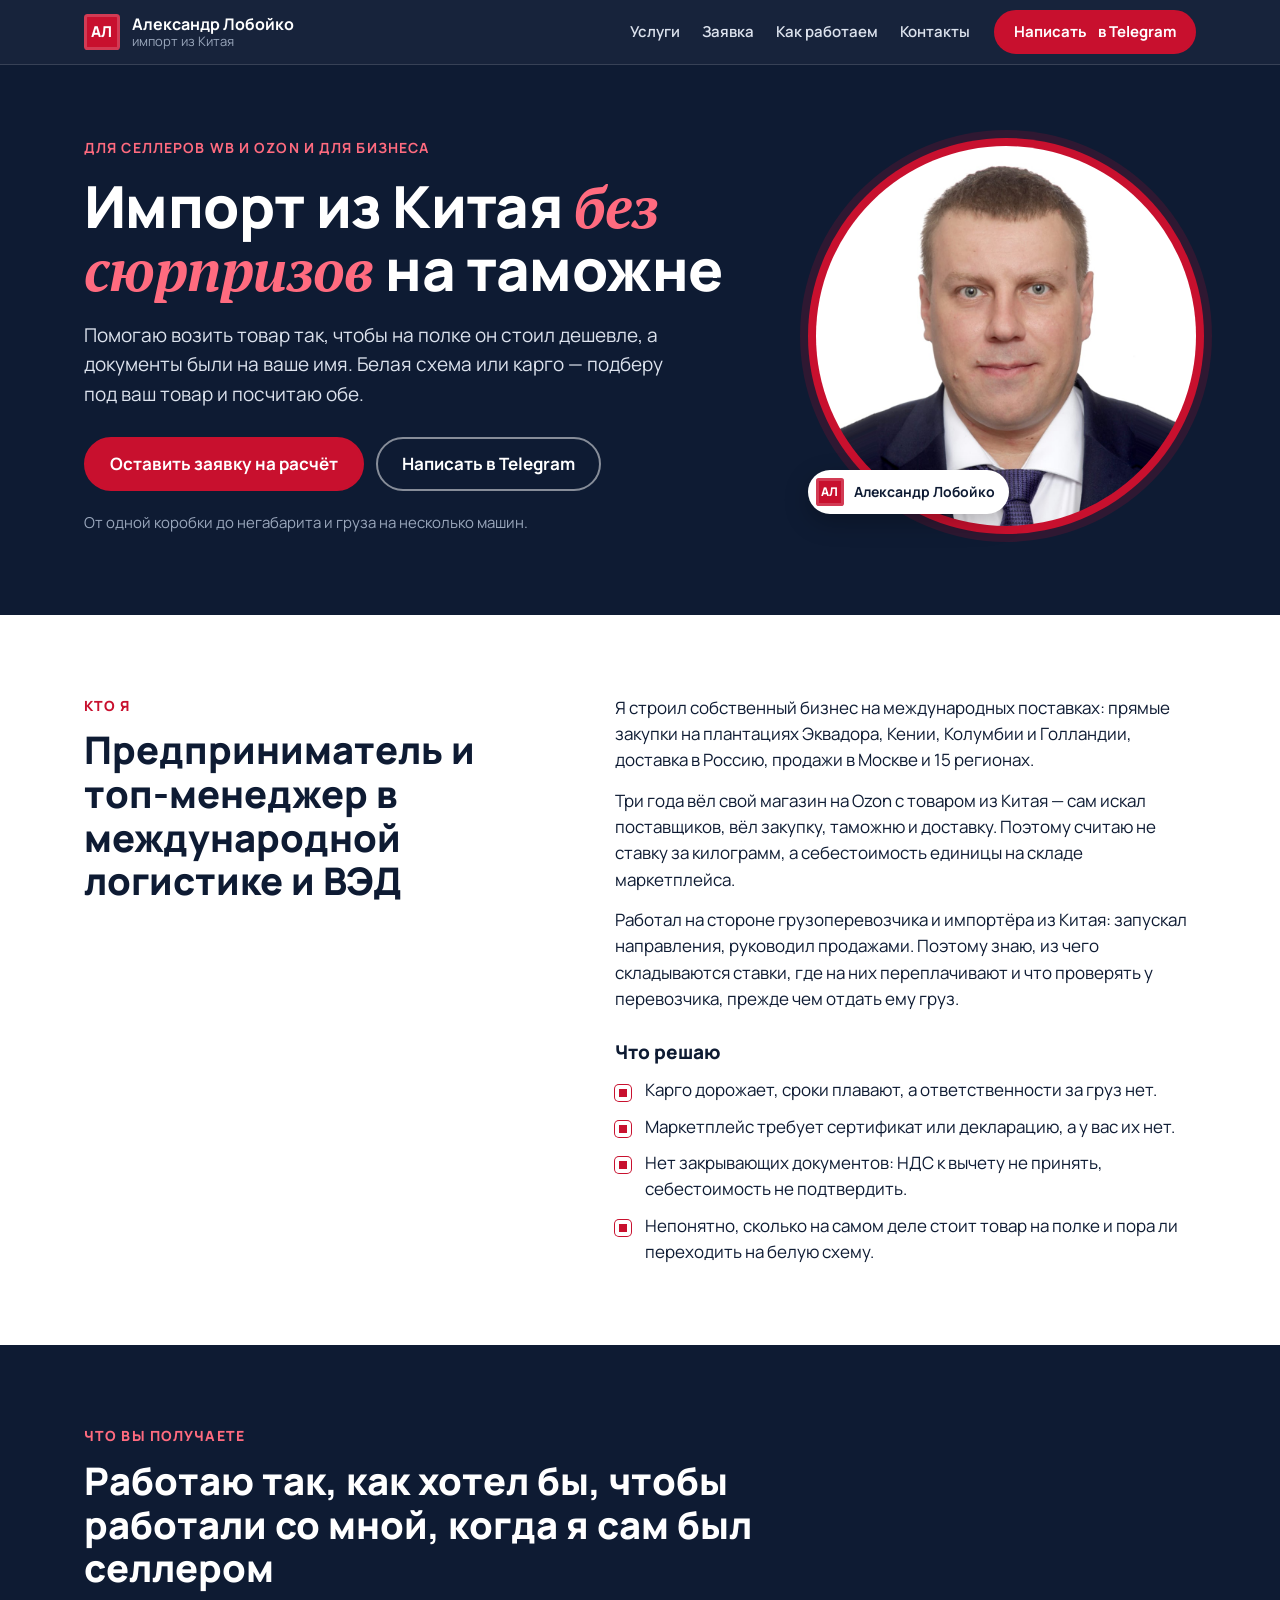
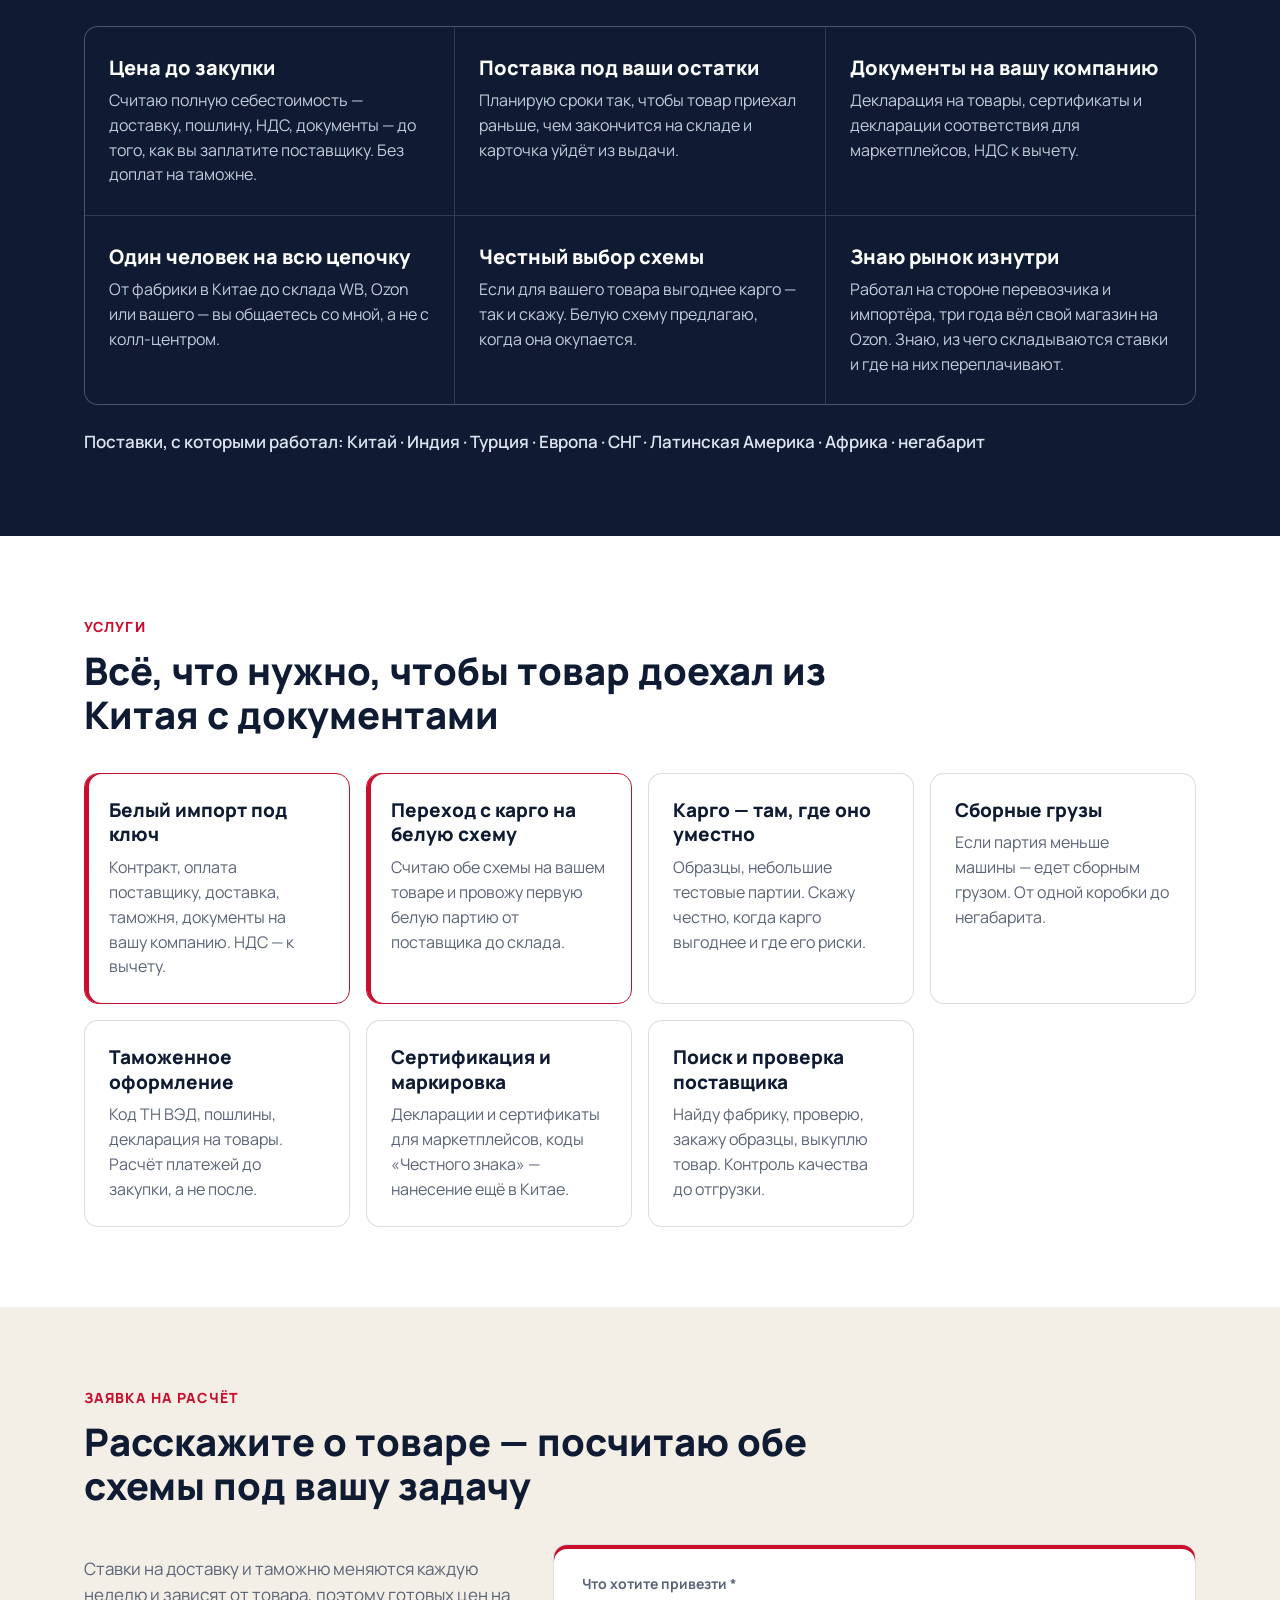
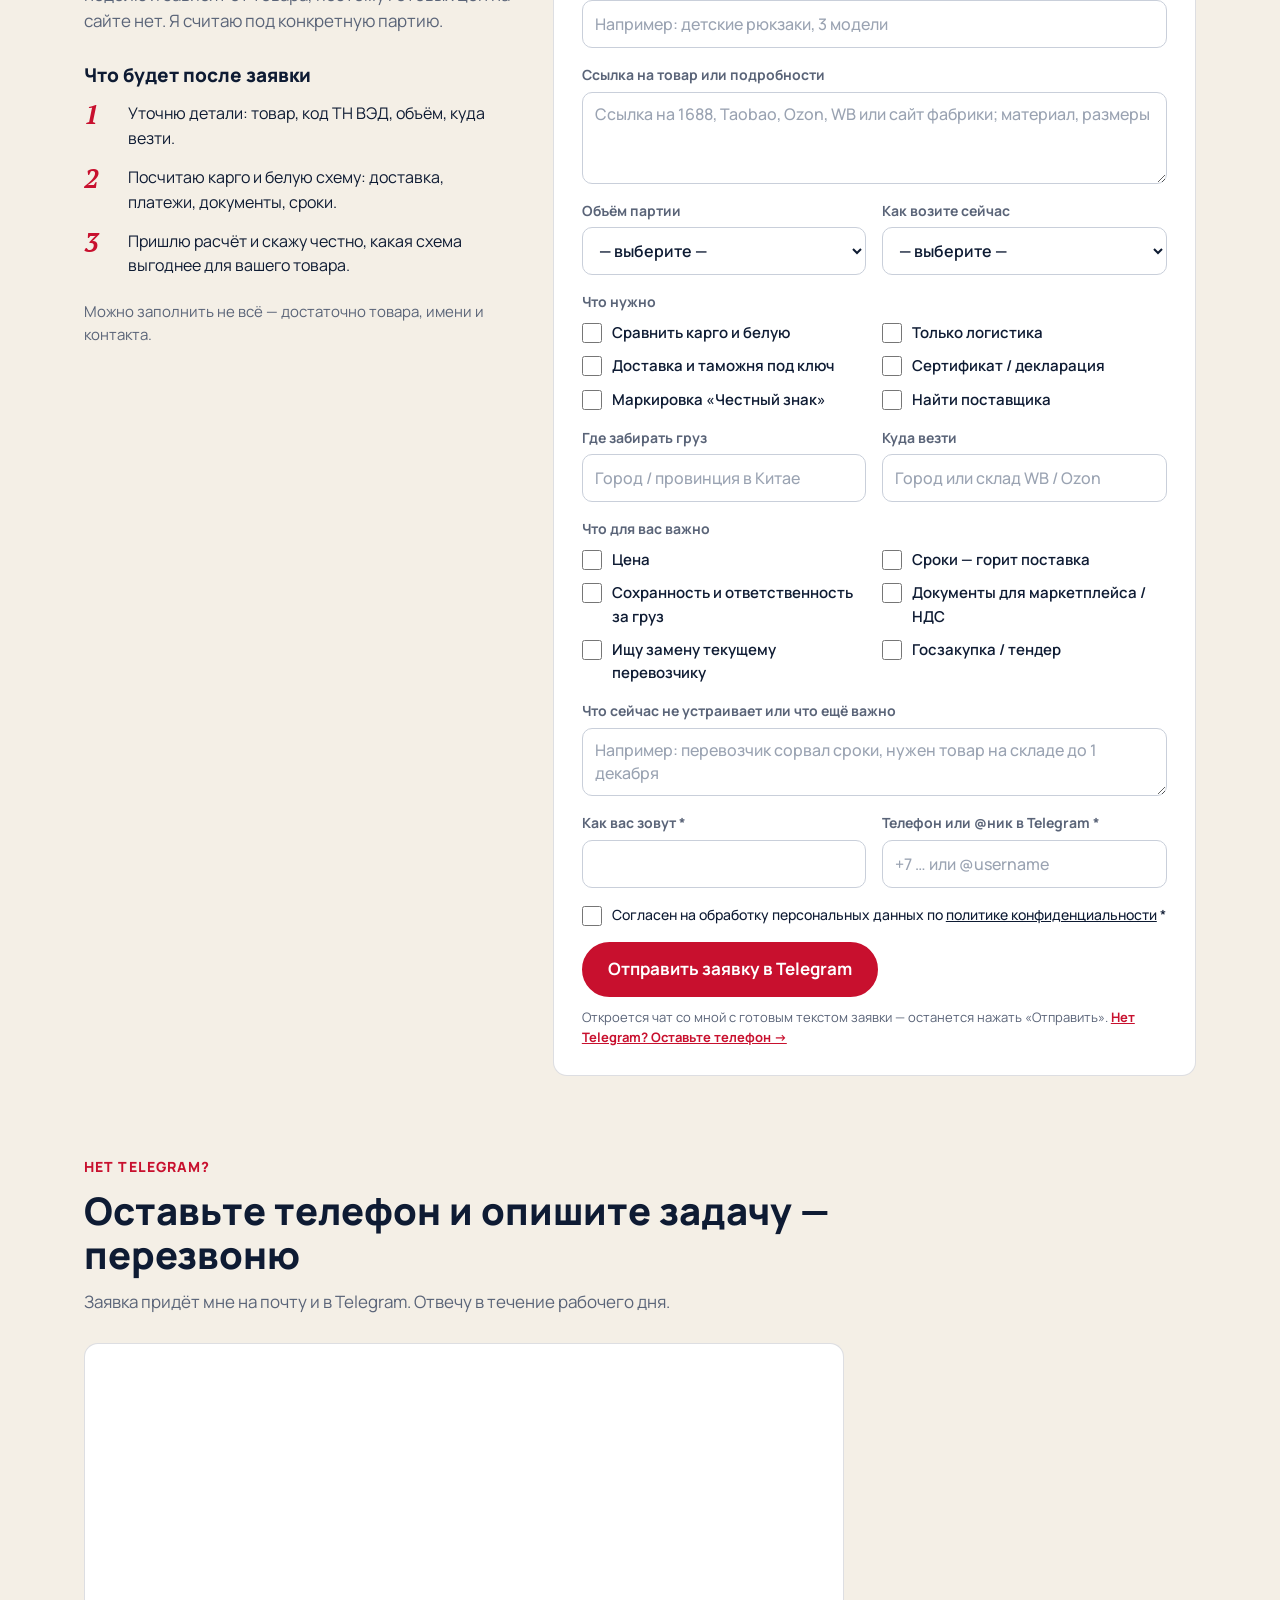
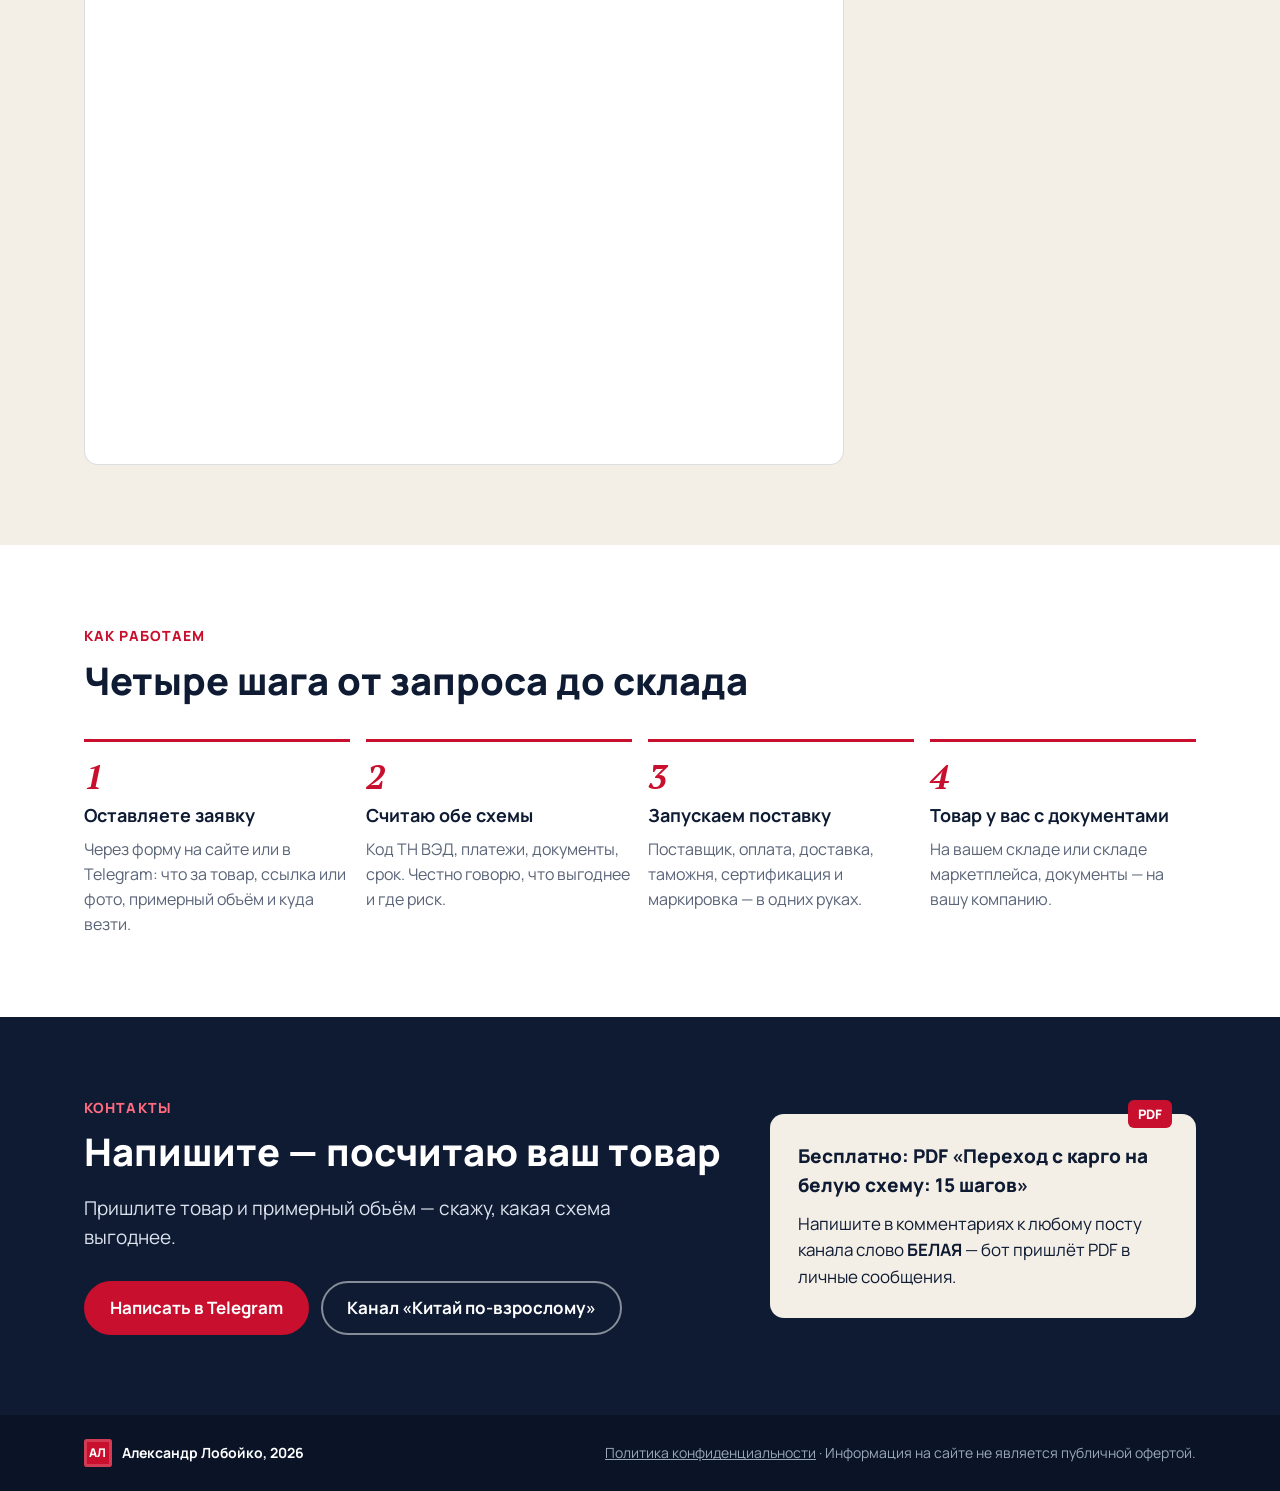
<file: index.html>
<!doctype html>
<html lang="ru">
<head>
<meta charset="utf-8">
<meta name="viewport" content="width=device-width, initial-scale=1">
<title>Импорт из Китая для селлеров и бизнеса — Александр Лобойко</title>
<meta name="description" content="Белый импорт из Китая, переход селлеров с карго на белую схему, таможня, сертификация и маркировка. Оставьте заявку — посчитаю карго и белую схему для вашего товара.">
<link rel="canonical" href="https://loboykoa.github.io/">
<meta property="og:type" content="website">
<meta property="og:locale" content="ru_RU">
<meta property="og:title" content="Импорт из Китая для селлеров и бизнеса — Александр Лобойко">
<meta property="og:description" content="Карго или белая схема? Оставьте заявку — посчитаю ваш товар и привезу его без сюрпризов на таможне.">
<meta property="og:url" content="https://loboykoa.github.io/">
<meta property="og:image" content="https://loboykoa.github.io/img/og.png">
<meta property="og:image:width" content="1200">
<meta property="og:image:height" content="630">
<meta name="twitter:card" content="summary_large_image">
<meta name="theme-color" content="#0E1B33">
<link rel="icon" type="image/png" sizes="48x48" href="img/icon-48.png">
<link rel="apple-touch-icon" href="img/icon-180.png">
<link rel="preconnect" href="https://fonts.googleapis.com">
<link rel="preconnect" href="https://fonts.gstatic.com" crossorigin>
<link rel="stylesheet" href="https://fonts.googleapis.com/css2?family=Manrope:wght@400;600;700;800&family=PT+Serif:ital,wght@1,700&display=swap">
<link rel="stylesheet" href="style.css">
<script type="application/ld+json">
{
  "@context": "https://schema.org",
  "@graph": [
    {
      "@type": "Person",
      "@id": "https://loboykoa.github.io/#person",
      "name": "Александр Лобойко",
      "jobTitle": "Импорт из Китая для селлеров и бизнеса",
      "description": "Предприниматель и топ-менеджер в международной логистике и ВЭД. Белый импорт из Китая, переход с карго на белую схему, таможня, сертификация и маркировка.",
      "image": "https://loboykoa.github.io/img/alexander.jpg",
      "url": "https://loboykoa.github.io/",
      "sameAs": ["https://t.me/kitai_po_vzroslomu", "https://t.me/loboyko_china"],
      "address": { "@type": "PostalAddress", "addressLocality": "Москва", "addressCountry": "RU" }
    },
    {
      "@type": "ProfessionalService",
      "name": "Импорт из Китая — Александр Лобойко",
      "url": "https://loboykoa.github.io/",
      "image": "https://loboykoa.github.io/img/og.png",
      "founder": { "@id": "https://loboykoa.github.io/#person" },
      "areaServed": "RU",
      "serviceType": ["Белый импорт из Китая", "Переход с карго на белую схему", "Карго из Китая", "Сборные грузы", "Таможенное оформление", "Сертификация и маркировка", "Поиск и проверка поставщиков в Китае"]
    }
  ]
}
</script>
<!-- Yandex.Metrika counter -->
<script type="text/javascript">
    (function(m,e,t,r,i,k,a){
        m[i]=m[i]||function(){(m[i].a=m[i].a||[]).push(arguments)};
        m[i].l=1*new Date();
        for (var j = 0; j < document.scripts.length; j++) {if (document.scripts[j].src === r) { return; }}
        k=e.createElement(t),a=e.getElementsByTagName(t)[0],k.async=1,k.src=r,a.parentNode.insertBefore(k,a)
    })(window, document,'script','https://mc.yandex.ru/metrika/tag.js?id=113824831', 'ym');

    ym(113824831, 'init', {ssr:true, webvisor:true, clickmap:true, ecommerce:"dataLayer", referrer: document.referrer, url: location.href, accurateTrackBounce:true, trackLinks:true});
    window.METRIKA_ID = 113824831;
</script>
<noscript><div><img src="https://mc.yandex.ru/watch/113824831" style="position:absolute; left:-9999px;" alt="" /></div></noscript>
<!-- /Yandex.Metrika counter -->
</head>
<body>

<header class="top">
  <div class="wrap top-in">
    <a class="brand" href="#top" aria-label="Александр Лобойко — на главную">
      <span class="seal" aria-hidden="true">АЛ</span>
      <span class="brand-t"><b>Александр Лобойко</b><small>импорт из Китая</small></span>
    </a>
    <nav class="nav" aria-label="Разделы">
      <a href="#services">Услуги</a>
      <a href="#request">Заявка</a>
      <a href="#how">Как работаем</a>
      <a href="#contacts">Контакты</a>
    </nav>
    <a class="btn btn-sm" href="https://t.me/loboyko_china" target="_blank" rel="noopener">Написать<span class="hide-sm">&nbsp;в Telegram</span></a>
  </div>
</header>

<main id="top">

<section class="hero">
  <div class="wrap hero-in">
    <div class="hero-text">
      <p class="eyebrow">Для селлеров WB и Ozon и для бизнеса</p>
      <h1>Импорт из Китая <em>без сюрпризов</em> на таможне</h1>
      <p class="lead">Помогаю возить товар так, чтобы на полке он стоил дешевле, а документы были на ваше имя. Белая схема или карго — подберу под ваш товар и посчитаю обе.</p>
      <div class="hero-cta">
        <a class="btn" href="#request">Оставить заявку на расчёт</a>
        <a class="btn btn-ghost" href="https://t.me/loboyko_china" target="_blank" rel="noopener">Написать в Telegram</a>
      </div>
      <p class="hero-note">От одной коробки до негабарита и груза на несколько машин.</p>
    </div>
    <figure class="hero-photo">
      <img src="img/alexander.jpg" width="1024" height="1024" alt="Александр Лобойко">
      <figcaption><span class="seal" aria-hidden="true">АЛ</span> Александр Лобойко</figcaption>
    </figure>
  </div>
</section>

<section class="section" id="about">
  <div class="wrap two">
    <div>
      <p class="kicker">Кто я</p>
      <h2>Предприниматель и топ-менеджер в международной логистике и ВЭД</h2>
    </div>
    <div class="prose">
      <p>Я строил собственный бизнес на международных поставках: прямые закупки на плантациях Эквадора, Кении, Колумбии и Голландии, доставка в Россию, продажи в Москве и 15 регионах.</p>
      <p>Три года вёл свой магазин на Ozon с товаром из Китая — сам искал поставщиков, вёл закупку, таможню и доставку. Поэтому считаю не ставку за килограмм, а себестоимость единицы на складе маркетплейса.</p>
      <p>Работал на стороне грузоперевозчика и импортёра из Китая: запускал направления, руководил продажами. Поэтому знаю, из чего складываются ставки, где на них переплачивают и что проверять у перевозчика, прежде чем отдать ему груз.</p>
      <h3>Что решаю</h3>
      <ul class="ticks">
        <li>Карго дорожает, сроки плавают, а ответственности за груз нет.</li>
        <li>Маркетплейс требует сертификат или декларацию, а у вас их нет.</li>
        <li>Нет закрывающих документов: НДС к вычету не принять, себестоимость не подтвердить.</li>
        <li>Непонятно, сколько на самом деле стоит товар на полке и пора ли переходить на белую схему.</li>
      </ul>
    </div>
  </div>
</section>

<section class="section section-dark" id="value">
  <div class="wrap">
    <p class="kicker">Что вы получаете</p>
    <h2>Работаю так, как хотел бы, чтобы работали со мной, когда я сам был селлером</h2>
    <div class="stats stats-val">
      <div class="stat"><b>Цена до закупки</b><span>Считаю полную себестоимость — доставку, пошлину, НДС, документы — до того, как вы заплатите поставщику. Без доплат на таможне.</span></div>
      <div class="stat"><b>Поставка под ваши остатки</b><span>Планирую сроки так, чтобы товар приехал раньше, чем закончится на складе и карточка уйдёт из выдачи.</span></div>
      <div class="stat"><b>Документы на вашу компанию</b><span>Декларация на товары, сертификаты и декларации соответствия для маркетплейсов, НДС к вычету.</span></div>
      <div class="stat"><b>Один человек на всю цепочку</b><span>От фабрики в Китае до склада WB, Ozon или вашего — вы общаетесь со мной, а не с колл-центром.</span></div>
      <div class="stat"><b>Честный выбор схемы</b><span>Если для вашего товара выгоднее карго — так и скажу. Белую схему предлагаю, когда она окупается.</span></div>
      <div class="stat"><b>Знаю рынок изнутри</b><span>Работал на стороне перевозчика и импортёра, три года вёл свой магазин на Ozon. Знаю, из чего складываются ставки и где на них переплачивают.</span></div>
    </div>
    <p class="routes">Поставки, с которыми работал: Китай · Индия · Турция · Европа · СНГ · Латинская Америка · Африка · негабарит</p>
  </div>
</section>

<section class="section" id="services">
  <div class="wrap">
    <p class="kicker">Услуги</p>
    <h2>Всё, что нужно, чтобы товар доехал из Китая с документами</h2>
    <div class="cards">
      <article class="card card-accent">
        <h3>Белый импорт под ключ</h3>
        <p>Контракт, оплата поставщику, доставка, таможня, документы на вашу компанию. НДС — к вычету.</p>
      </article>
      <article class="card card-accent">
        <h3>Переход с карго на белую схему</h3>
        <p>Считаю обе схемы на вашем товаре и провожу первую белую партию от поставщика до склада.</p>
      </article>
      <article class="card">
        <h3>Карго — там, где оно уместно</h3>
        <p>Образцы, небольшие тестовые партии. Скажу честно, когда карго выгоднее и где его риски.</p>
      </article>
      <article class="card">
        <h3>Сборные грузы</h3>
        <p>Если партия меньше машины — едет сборным грузом. От одной коробки до негабарита.</p>
      </article>
      <article class="card">
        <h3>Таможенное оформление</h3>
        <p>Код ТН ВЭД, пошлины, декларация на товары. Расчёт платежей до закупки, а не после.</p>
      </article>
      <article class="card">
        <h3>Сертификация и маркировка</h3>
        <p>Декларации и сертификаты для маркетплейсов, коды «Честного знака» — нанесение ещё в Китае.</p>
      </article>
      <article class="card">
        <h3>Поиск и проверка поставщика</h3>
        <p>Найду фабрику, проверю, закажу образцы, выкуплю товар. Контроль качества до отгрузки.</p>
      </article>
    </div>
  </div>
</section>

<section class="section section-paper" id="request">
  <div class="wrap">
    <p class="kicker">Заявка на расчёт</p>
    <h2>Расскажите о товаре — посчитаю обе схемы под вашу задачу</h2>

    <div class="req">
      <div class="req-side">
        <p class="sub">Ставки на доставку и таможню меняются каждую неделю и зависят от товара, поэтому готовых цен на сайте нет. Я считаю под конкретную партию.</p>
        <h3>Что будет после заявки</h3>
        <ol class="req-steps">
          <li>Уточню детали: товар, код ТН ВЭД, объём, куда везти.</li>
          <li>Посчитаю карго и белую схему: доставка, платежи, документы, сроки.</li>
          <li>Пришлю расчёт и скажу честно, какая схема выгоднее для вашего товара.</li>
        </ol>
        <p class="req-note">Можно заполнить не всё — достаточно товара, имени и контакта.</p>
      </div>

      <form class="req-form" id="reqForm" novalidate>
        <label class="field field-wide">
          <span>Что хотите привезти *</span>
          <input id="product" type="text" maxlength="200" placeholder="Например: детские рюкзаки, 3 модели" required>
        </label>
        <label class="field field-wide">
          <span>Ссылка на товар или подробности</span>
          <textarea id="details" rows="3" maxlength="600" placeholder="Ссылка на 1688, Taobao, Ozon, WB или сайт фабрики; материал, размеры"></textarea>
        </label>
        <label class="field">
          <span>Объём партии</span>
          <select id="volume">
            <option value="">— выберите —</option>
            <option>Образцы, до 30 кг</option>
            <option>30–300 кг</option>
            <option>300 кг – 2 т</option>
            <option>Больше 2 т</option>
            <option>Пока не знаю</option>
          </select>
        </label>
        <label class="field">
          <span>Как возите сейчас</span>
          <select id="scheme">
            <option value="">— выберите —</option>
            <option>Карго</option>
            <option>Белая схема</option>
            <option>Ещё не возил</option>
          </select>
        </label>
        <fieldset class="field field-wide opts">
          <legend>Что нужно</legend>
          <label class="check"><input type="checkbox" name="need" value="Сравнить карго и белую схему"><span>Сравнить карго и белую</span></label>
          <label class="check"><input type="checkbox" name="need" value="Только логистика"><span>Только логистика</span></label>
          <label class="check"><input type="checkbox" name="need" value="Доставка и таможня под ключ"><span>Доставка и таможня под ключ</span></label>
          <label class="check"><input type="checkbox" name="need" value="Сертификат или декларация"><span>Сертификат / декларация</span></label>
          <label class="check"><input type="checkbox" name="need" value="Маркировка «Честный знак»"><span>Маркировка «Честный знак»</span></label>
          <label class="check"><input type="checkbox" name="need" value="Найти и проверить поставщика"><span>Найти поставщика</span></label>
        </fieldset>
        <label class="field">
          <span>Где забирать груз</span>
          <input id="from" type="text" maxlength="100" placeholder="Город / провинция в Китае">
        </label>
        <label class="field">
          <span>Куда везти</span>
          <input id="city" type="text" maxlength="100" placeholder="Город или склад WB / Ozon">
        </label>
        <fieldset class="field field-wide opts">
          <legend>Что для вас важно</legend>
          <label class="check"><input type="checkbox" name="imp" value="Цена"><span>Цена</span></label>
          <label class="check"><input type="checkbox" name="imp" value="Сроки — горит поставка"><span>Сроки — горит поставка</span></label>
          <label class="check"><input type="checkbox" name="imp" value="Сохранность груза и ответственность"><span>Сохранность и ответственность за груз</span></label>
          <label class="check"><input type="checkbox" name="imp" value="Документы для маркетплейса / НДС"><span>Документы для маркетплейса / НДС</span></label>
          <label class="check"><input type="checkbox" name="imp" value="Ищу замену текущему перевозчику"><span>Ищу замену текущему перевозчику</span></label>
          <label class="check"><input type="checkbox" name="imp" value="Госзакупка / тендер"><span>Госзакупка / тендер</span></label>
        </fieldset>
        <label class="field field-wide">
          <span>Что сейчас не устраивает или что ещё важно</span>
          <textarea id="pain" rows="2" maxlength="500" placeholder="Например: перевозчик сорвал сроки, нужен товар на складе до 1 декабря"></textarea>
        </label>
        <label class="field">
          <span>Как вас зовут *</span>
          <input id="name" type="text" maxlength="60" autocomplete="name" required>
        </label>
        <label class="field">
          <span>Телефон или @ник в Telegram *</span>
          <input id="contact" type="text" maxlength="60" autocomplete="tel" placeholder="+7 … или @username" required>
        </label>
        <label class="check consent">
          <input id="consent" type="checkbox" required>
          <span>Согласен на обработку персональных данных по <a href="policy.html" target="_blank">политике конфиденциальности</a> *</span>
        </label>
        <p class="req-err" id="reqErr" role="alert" hidden></p>
        <button class="btn req-btn" type="submit">Отправить заявку в Telegram</button>
        <p class="req-hint">Откроется чат со мной с готовым текстом заявки — останется нажать «Отправить». <a href="#phone" class="nophone-link">Нет Telegram? Оставьте телефон →</a></p>
      </form>

      <div class="req-done" id="reqDone" hidden aria-live="polite">
        <p class="req-done-t">Почти готово</p>
        <p>В Telegram открылся чат с текстом вашей заявки — нажмите «Отправить». Отвечу в течение рабочего дня.</p>
        <p>Если чат не открылся, скопируйте текст и отправьте его <a href="https://t.me/loboyko_china" target="_blank" rel="noopener">@loboyko_china</a>:</p>
        <textarea id="reqText" rows="8" readonly></textarea>
        <div class="hero-cta">
          <button class="btn" type="button" id="copyBtn">Скопировать текст</button>
          <a class="btn btn-line" id="openTg" href="https://t.me/loboyko_china" target="_blank" rel="noopener">Открыть Telegram ещё раз</a>
        </div>
        <button class="linklike" type="button" id="editBtn">← Изменить заявку</button>
      </div>
    </div>
  </div>
</section>

<!-- Заявка без Telegram: Яндекс Форма «Заявка на расчёт — перезвоню» (аккаунт Яндекса Александра). Письмо на почту + копия ботом в Telegram -->
<section class="section section-paper section-tight" id="phone">
  <div class="wrap">
    <p class="kicker">Нет Telegram?</p>
    <h2>Оставьте телефон и опишите задачу — перезвоню</h2>
    <p class="sub">Заявка придёт мне на почту и в Telegram. Отвечу в течение рабочего дня.</p>
    <div class="yaform">
      <script src="https://forms.yandex.ru/_static/embed.js"></script><iframe src="https://forms.yandex.ru/u/6ae08751c45c072e670f462d?iframe=1" frameborder="0" name="ya-form-6ae08751c45c072e670f462d" title="Заявка с телефоном"></iframe>
    </div>
  </div>
</section>

<section class="section" id="how">
  <div class="wrap">
    <p class="kicker">Как работаем</p>
    <h2>Четыре шага от запроса до склада</h2>
    <ol class="steps">
      <li><b>Оставляете заявку</b><span>Через форму на сайте или в Telegram: что за товар, ссылка или фото, примерный объём и куда везти.</span></li>
      <li><b>Считаю обе схемы</b><span>Код ТН ВЭД, платежи, документы, срок. Честно говорю, что выгоднее и где риск.</span></li>
      <li><b>Запускаем поставку</b><span>Поставщик, оплата, доставка, таможня, сертификация и маркировка — в одних руках.</span></li>
      <li><b>Товар у вас с документами</b><span>На вашем складе или складе маркетплейса, документы — на вашу компанию.</span></li>
    </ol>
  </div>
</section>

<section class="section section-dark" id="contacts">
  <div class="wrap contacts">
    <div>
      <p class="kicker">Контакты</p>
      <h2>Напишите — посчитаю ваш товар</h2>
      <p class="lead">Пришлите товар и примерный объём — скажу, какая схема выгоднее.</p>
      <div class="hero-cta">
        <a class="btn" href="https://t.me/loboyko_china" target="_blank" rel="noopener">Написать в Telegram</a>
        <a class="btn btn-ghost" href="https://t.me/kitai_po_vzroslomu" target="_blank" rel="noopener">Канал «Китай по-взрослому»</a>
      </div>
    </div>
    <div class="gift">
      <p class="gift-t">Бесплатно: PDF «Переход с карго на белую схему: 15 шагов»</p>
      <p>Напишите в комментариях к любому посту канала слово <b>БЕЛАЯ</b> — бот пришлёт PDF в личные сообщения.</p>
    </div>
  </div>
</section>

</main>

<footer class="foot">
  <div class="wrap foot-in">
    <span><span class="seal" aria-hidden="true">АЛ</span> Александр Лобойко, 2026</span>
    <span><a href="policy.html">Политика конфиденциальности</a> · Информация на сайте не является публичной офертой.</span>
  </div>
</footer>

<script src="form.js"></script>
</body>
</html>
</file>
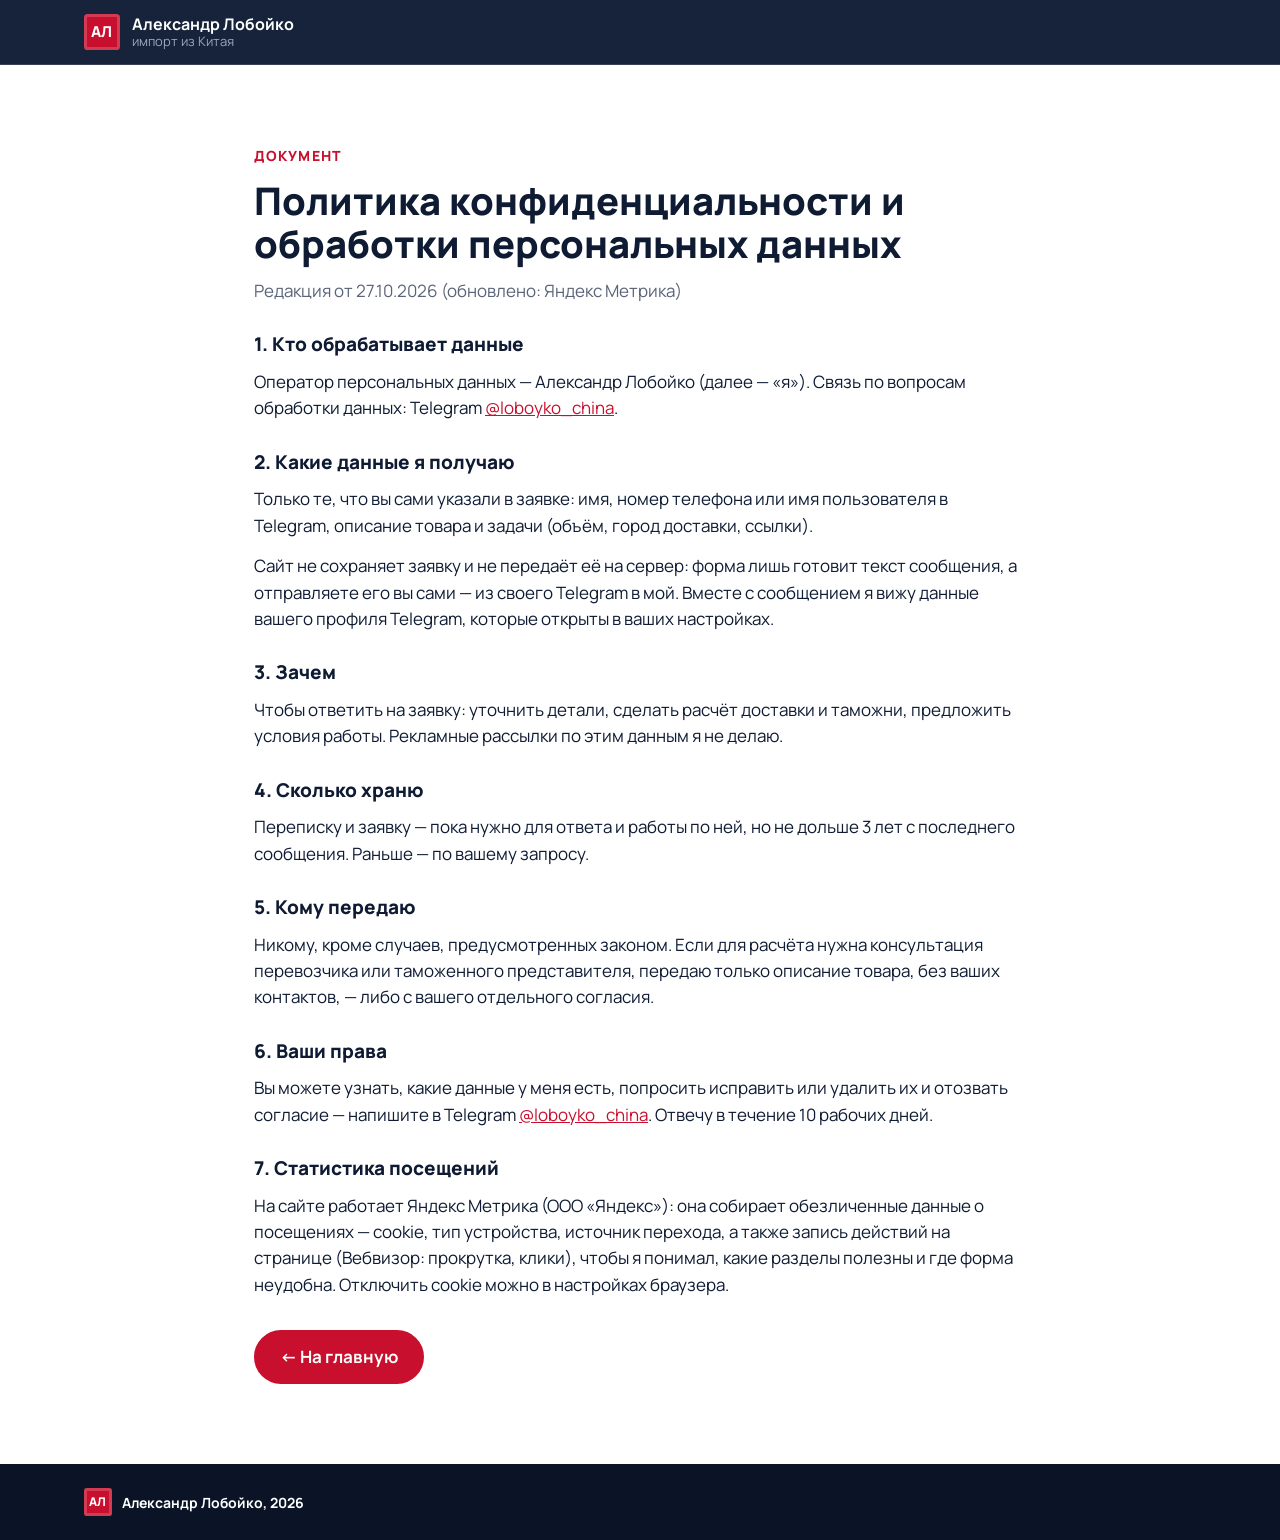
<file: policy.html>
<!doctype html>
<html lang="ru">
<head>
<meta charset="utf-8">
<meta name="viewport" content="width=device-width, initial-scale=1">
<title>Политика конфиденциальности — Александр Лобойко</title>
<meta name="robots" content="noindex">
<link rel="icon" type="image/png" sizes="48x48" href="img/icon-48.png">
<link rel="preconnect" href="https://fonts.googleapis.com">
<link rel="preconnect" href="https://fonts.gstatic.com" crossorigin>
<link rel="stylesheet" href="https://fonts.googleapis.com/css2?family=Manrope:wght@400;600;700;800&family=PT+Serif:ital,wght@1,700&display=swap">
<link rel="stylesheet" href="style.css">
<!-- Yandex.Metrika counter -->
<script type="text/javascript">
    (function(m,e,t,r,i,k,a){
        m[i]=m[i]||function(){(m[i].a=m[i].a||[]).push(arguments)};
        m[i].l=1*new Date();
        for (var j = 0; j < document.scripts.length; j++) {if (document.scripts[j].src === r) { return; }}
        k=e.createElement(t),a=e.getElementsByTagName(t)[0],k.async=1,k.src=r,a.parentNode.insertBefore(k,a)
    })(window, document,'script','https://mc.yandex.ru/metrika/tag.js?id=113824831', 'ym');

    ym(113824831, 'init', {ssr:true, webvisor:true, clickmap:true, ecommerce:"dataLayer", referrer: document.referrer, url: location.href, accurateTrackBounce:true, trackLinks:true});
    window.METRIKA_ID = 113824831;
</script>
<noscript><div><img src="https://mc.yandex.ru/watch/113824831" style="position:absolute; left:-9999px;" alt="" /></div></noscript>
<!-- /Yandex.Metrika counter -->
</head>
<body>

<header class="top">
  <div class="wrap top-in">
    <a class="brand" href="./" aria-label="Александр Лобойко — на главную">
      <span class="seal" aria-hidden="true">АЛ</span>
      <span class="brand-t"><b>Александр Лобойко</b><small>импорт из Китая</small></span>
    </a>
  </div>
</header>

<main class="section">
  <div class="wrap prose policy">
    <p class="kicker">Документ</p>
    <h2>Политика конфиденциальности и обработки персональных данных</h2>
    <p class="sub">Редакция от 27.10.2026 (обновлено: Яндекс Метрика)</p>

    <h3>1. Кто обрабатывает данные</h3>
    <p>Оператор персональных данных — Александр Лобойко (далее — «я»). Связь по вопросам обработки данных: Telegram <a href="https://t.me/loboyko_china">@loboyko_china</a>.</p>

    <h3>2. Какие данные я получаю</h3>
    <p>Только те, что вы сами указали в заявке: имя, номер телефона или имя пользователя в Telegram, описание товара и задачи (объём, город доставки, ссылки).</p>
    <p>Сайт не сохраняет заявку и не передаёт её на сервер: форма лишь готовит текст сообщения, а отправляете его вы сами — из своего Telegram в мой. Вместе с сообщением я вижу данные вашего профиля Telegram, которые открыты в ваших настройках.</p>

    <h3>3. Зачем</h3>
    <p>Чтобы ответить на заявку: уточнить детали, сделать расчёт доставки и таможни, предложить условия работы. Рекламные рассылки по этим данным я не делаю.</p>

    <h3>4. Сколько храню</h3>
    <p>Переписку и заявку — пока нужно для ответа и работы по ней, но не дольше 3 лет с последнего сообщения. Раньше — по вашему запросу.</p>

    <h3>5. Кому передаю</h3>
    <p>Никому, кроме случаев, предусмотренных законом. Если для расчёта нужна консультация перевозчика или таможенного представителя, передаю только описание товара, без ваших контактов, — либо с вашего отдельного согласия.</p>

    <h3>6. Ваши права</h3>
    <p>Вы можете узнать, какие данные у меня есть, попросить исправить или удалить их и отозвать согласие — напишите в Telegram <a href="https://t.me/loboyko_china">@loboyko_china</a>. Отвечу в течение 10 рабочих дней.</p>

    <h3>7. Статистика посещений</h3>
    <p>На сайте работает Яндекс Метрика (ООО «Яндекс»): она собирает обезличенные данные о посещениях — cookie, тип устройства, источник перехода, а также запись действий на странице (Вебвизор: прокрутка, клики), чтобы я понимал, какие разделы полезны и где форма неудобна. Отключить cookie можно в настройках браузера.</p>

    <p style="margin-top:32px"><a class="btn" href="./">← На главную</a></p>
  </div>
</main>

<footer class="foot">
  <div class="wrap foot-in">
    <span><span class="seal" aria-hidden="true">АЛ</span> Александр Лобойко, 2026</span>
  </div>
</footer>
</body>
</html>
</file>
<file: style.css>
/* Фирменный стиль «Китай по-взрослому» — те же цвета и шрифты, что в 01_оформление */
:root {
  --navy: #0E1B33;
  --navy-2: #172B4D;
  --red: #C8102E;
  --red-soft: #FF6B7F;
  --paper: #F4EFE6;
  --paper-2: #EAE3D6;
  --ink: #0E1B33;
  --muted: #9AA7BC;
  --muted-ink: #5A6478;
  --line: rgba(255,255,255,.14);
  --line-ink: rgba(14,27,51,.14);
  --green: #1F7A4D;
  --font: 'Manrope', 'Segoe UI', Arial, sans-serif;
  --accent-font: 'PT Serif', Georgia, serif;
  --r: 14px;
}

* { box-sizing: border-box; margin: 0; padding: 0; }
html { scroll-behavior: smooth; scroll-padding-top: 76px; }
body { font-family: var(--font); background: #fff; color: var(--ink); line-height: 1.55; -webkit-font-smoothing: antialiased; font-size: 17px; }
img { max-width: 100%; display: block; }
[hidden] { display: none !important; }
a { color: inherit; }
.wrap { max-width: 1160px; margin: 0 auto; padding: 0 24px; }

/* Печать «АЛ» */
.seal {
  display: inline-flex; align-items: center; justify-content: center;
  width: 36px; height: 36px; flex: none;
  background: var(--red); color: #fff; font-weight: 800; font-size: 15px; letter-spacing: .02em;
  border-radius: 10%; box-shadow: inset 0 0 0 3px rgba(255,255,255,.18);
}

/* Кнопки */
.btn {
  display: inline-flex; align-items: center; justify-content: center; gap: 8px;
  min-height: 48px; padding: 12px 24px; border-radius: 999px;
  background: var(--red); color: #fff; font-weight: 700; text-decoration: none; text-align: center;
  border: 2px solid var(--red); transition: background .15s, border-color .15s;
}
.btn:hover { background: #A50D26; border-color: #A50D26; }
.btn:focus-visible, a:focus-visible, select:focus-visible, input:focus-visible { outline: 3px solid var(--red-soft); outline-offset: 2px; }
.btn-ghost { background: transparent; border-color: rgba(255,255,255,.5); }
.btn-ghost:hover { background: rgba(255,255,255,.08); border-color: #fff; }
.btn-sm { min-height: 40px; padding: 8px 18px; font-size: 15px; }

/* Шапка */
.top { position: sticky; top: 0; z-index: 10; background: rgba(14,27,51,.96); color: #fff; backdrop-filter: blur(6px); border-bottom: 1px solid var(--line); }
.top-in { display: flex; align-items: center; gap: 24px; height: 64px; }
.brand { display: flex; align-items: center; gap: 12px; text-decoration: none; }
.brand-t { display: flex; flex-direction: column; line-height: 1.15; }
.brand-t b { font-size: 16px; }
.brand-t small { font-size: 13px; color: var(--muted); }
.nav { display: flex; gap: 22px; margin-left: auto; font-size: 15px; font-weight: 600; }
.nav a { text-decoration: none; color: #DDE3EE; }
.nav a:hover { color: #fff; }

/* Первый экран */
.hero { background: var(--navy); color: #fff; overflow: hidden; }
.hero-in { display: grid; grid-template-columns: 1.25fr .75fr; gap: 48px; align-items: center; padding: 72px 24px 80px; }
.eyebrow { color: var(--red-soft); font-weight: 700; font-size: 14px; letter-spacing: .08em; text-transform: uppercase; margin-bottom: 16px; }
h1 { font-size: clamp(34px, 5.2vw, 58px); line-height: 1.07; font-weight: 800; letter-spacing: -.01em; }
h1 em, h2 em { font-family: var(--accent-font); font-style: italic; color: var(--red-soft); font-weight: 700; }
.lead { font-size: 19px; color: #DDE3EE; margin-top: 20px; max-width: 600px; }
.hero-cta { display: flex; flex-wrap: wrap; gap: 12px; margin-top: 28px; }
.hero-note { margin-top: 20px; color: var(--muted); font-size: 15px; }
.hero-photo { position: relative; max-width: 380px; width: 100%; margin-left: auto; }
.hero-photo img { width: 100%; height: auto; aspect-ratio: 1; object-fit: cover; border-radius: 50%; background: #fff; box-shadow: 0 0 0 8px var(--red), 0 0 0 16px rgba(200,16,46,.18); }
.hero-photo figcaption { position: absolute; left: -8px; bottom: 12px; display: flex; align-items: center; gap: 10px; background: #fff; color: var(--ink); font-weight: 700; font-size: 14px; padding: 8px 14px 8px 8px; border-radius: 999px; box-shadow: 0 8px 24px rgba(0,0,0,.25); }
.hero-photo figcaption .seal { width: 28px; height: 28px; font-size: 12px; }

/* Секции */
.section { padding: 80px 0; }
.section-dark { background: var(--navy); color: #fff; }
.section-paper { background: var(--paper); }
.kicker { color: var(--red); font-weight: 800; font-size: 14px; letter-spacing: .08em; text-transform: uppercase; margin-bottom: 12px; }
.section-dark .kicker { color: var(--red-soft); }
h2 { font-size: clamp(26px, 3.4vw, 38px); line-height: 1.15; font-weight: 800; max-width: 820px; }
h3 { font-size: 19px; line-height: 1.3; font-weight: 800; }
.sub { color: var(--muted-ink); margin-top: 12px; max-width: 760px; }

.two { display: grid; grid-template-columns: .9fr 1.1fr; gap: 56px; }
.prose p + p { margin-top: 14px; }
.prose h3 { margin: 28px 0 12px; }
.ticks { list-style: none; display: grid; gap: 10px; }
.ticks li { position: relative; padding-left: 30px; }
.ticks li::before { content: ''; position: absolute; left: 0; top: .45em; width: 16px; height: 16px; border-radius: 4px; background: var(--red); box-shadow: inset 0 0 0 4px #fff, 0 0 0 1px var(--red); }

/* Цифры */
.stats { display: grid; grid-template-columns: repeat(3, 1fr); gap: 1px; background: var(--line); border: 1px solid var(--line); border-radius: var(--r); overflow: hidden; margin-top: 8px; }
.stat { background: var(--navy); padding: 28px 24px; display: flex; flex-direction: column; gap: 8px; }
.stat b { font-size: clamp(30px, 4vw, 44px); line-height: 1; font-weight: 800; }
.stat span { color: var(--muted); font-size: 15px; }
.routes { margin-top: 24px; color: #DDE3EE; font-weight: 600; }
#value h2 { margin-bottom: 36px; }
.stats-val .stat b { font-size: 20px; line-height: 1.25; }
.stats-val .stat span { color: #C3CCDA; font-size: 16px; }

/* Услуги */
.cards { display: grid; grid-template-columns: repeat(auto-fill, minmax(260px, 1fr)); gap: 16px; margin-top: 36px; }
.card { border: 1px solid var(--line-ink); border-radius: var(--r); padding: 24px; background: #fff; }
.card p { color: var(--muted-ink); margin-top: 8px; font-size: 16px; }
.card-accent { border-color: var(--red); box-shadow: inset 4px 0 0 var(--red); }

/* Заявка */
.req { display: grid; grid-template-columns: minmax(0, .8fr) minmax(0, 1.2fr); gap: 40px; margin-top: 36px; align-items: start; }
.req-side h3 { margin: 28px 0 14px; }
.req-steps { list-style: none; counter-reset: r; display: grid; gap: 14px; }
.req-steps li { counter-increment: r; display: grid; grid-template-columns: 34px 1fr; gap: 10px; font-size: 16px; }
.req-steps li::before { content: counter(r); font-family: var(--accent-font); font-style: italic; font-weight: 700; font-size: 26px; color: var(--red); line-height: 1; }
.req-note { margin-top: 22px; font-size: 15px; color: var(--muted-ink); }
.req-form, .req-done { grid-column: 2; background: #fff; border-radius: var(--r); padding: 28px; display: grid; grid-template-columns: repeat(2, minmax(0, 1fr)); gap: 16px; border: 1px solid var(--line-ink); box-shadow: inset 0 4px 0 var(--red); }
.req-done { grid-template-columns: 1fr; font-size: 16px; }
.field { display: flex; flex-direction: column; gap: 6px; font-size: 14px; font-weight: 700; color: var(--muted-ink); min-width: 0; }
.field-wide { grid-column: 1 / -1; }
.field input:not([type="checkbox"]), .field select, .field textarea, .req-done textarea {
  width: 100%; min-height: 48px; padding: 10px 12px; border: 1px solid #C9CFDA; border-radius: 10px;
  font: 600 16px var(--font); color: var(--ink); background: #fff;
}
.field textarea, .req-done textarea { resize: vertical; line-height: 1.45; }
.field input::placeholder, .field textarea::placeholder { color: #9AA3B2; font-weight: 500; }
.opts { border: 0; display: grid; grid-template-columns: 1fr 1fr; gap: 10px 16px; }
.opts legend { padding: 0; margin-bottom: 8px; }
.check { display: flex; gap: 10px; align-items: flex-start; font-size: 15px; font-weight: 600; color: var(--ink); cursor: pointer; }
.check input { width: 20px; height: 20px; margin-top: 2px; accent-color: var(--red); flex: none; }
.consent { grid-column: 1 / -1; font-size: 14px; font-weight: 500; }
.consent a, .req-done a, .foot a { color: inherit; text-decoration: underline; }
.req-err { grid-column: 1 / -1; color: var(--red); font-weight: 700; font-size: 15px; }
.req-btn { grid-column: 1 / -1; justify-self: start; font: inherit; font-weight: 700; cursor: pointer; }
.req-hint { grid-column: 1 / -1; font-size: 13px; color: var(--muted-ink); margin-top: -6px; }
.req-done-t { font-weight: 800; font-size: 22px; }
.req-done .hero-cta { margin-top: 0; }
.req-done .btn { font: inherit; font-weight: 700; cursor: pointer; }
.btn-line { background: transparent; color: var(--ink); border-color: var(--ink); }
.btn-line:hover { background: var(--paper); color: var(--ink); border-color: var(--ink); }
.linklike { justify-self: start; background: none; border: 0; padding: 0; font: inherit; font-size: 15px; color: var(--muted-ink); text-decoration: underline; cursor: pointer; }

/* Шаги */
.steps { list-style: none; counter-reset: s; display: grid; grid-template-columns: repeat(4, 1fr); gap: 16px; margin-top: 36px; }
.steps li { counter-increment: s; border-top: 3px solid var(--red); padding-top: 18px; display: flex; flex-direction: column; gap: 8px; }
.steps li::before { content: counter(s); font-family: var(--accent-font); font-style: italic; font-weight: 700; font-size: 34px; color: var(--red); line-height: 1; }
.steps b { font-size: 18px; }
.steps span { color: var(--muted-ink); font-size: 16px; }

/* Контакты */
.contacts { display: grid; grid-template-columns: 1.2fr .8fr; gap: 48px; align-items: center; }
.gift { background: var(--paper); color: var(--ink); border-radius: var(--r); padding: 28px; position: relative; }
.gift::before { content: 'PDF'; position: absolute; top: -14px; right: 24px; background: var(--red); color: #fff; font-weight: 800; font-size: 13px; padding: 4px 10px; border-radius: 6px; }
.gift-t { font-weight: 800; font-size: 19px; margin-bottom: 10px; }

.foot { background: #0A1426; color: var(--muted); font-size: 14px; padding: 24px 0; }
.foot-in { display: flex; justify-content: space-between; gap: 16px; flex-wrap: wrap; align-items: center; }
.foot-in > span:first-child { display: flex; align-items: center; gap: 10px; color: #fff; font-weight: 700; }
.foot .seal { width: 28px; height: 28px; font-size: 12px; }

/* Планшет */
@media (max-width: 980px) {
  .nav { display: none; }
  .top .btn-sm { margin-left: auto; }
  .req { grid-template-columns: 1fr; gap: 28px; }
  .req-form, .req-done { grid-column: auto; }
  .steps { grid-template-columns: 1fr 1fr; }
}
/* Телефон */
@media (max-width: 720px) {
  body { font-size: 16px; }
  .wrap { padding: 0 16px; }
  .section { padding: 56px 0; }
  .top-in { height: 58px; gap: 12px; }
  .brand-t small, .hide-sm { display: none; }
  .brand-t b { white-space: nowrap; }
  .top .btn-sm { padding: 8px 14px; font-size: 14px; }
  .hero-in { grid-template-columns: 1fr; gap: 40px; padding: 40px 16px 56px; }
  .hero-photo { max-width: 240px; margin: 0 auto; order: -1; }
  .hero-photo figcaption { left: 50%; transform: translateX(-50%); white-space: nowrap; }
  .lead { font-size: 17px; }
  .hero-cta .btn { flex: 1 1 100%; }
  .two, .contacts { grid-template-columns: 1fr; gap: 24px; }
  .stats { grid-template-columns: 1fr 1fr; }
  .stats-val { grid-template-columns: 1fr; }
  .stat { padding: 20px 16px; }
  .req-form { grid-template-columns: 1fr; padding: 20px 16px; }
  .req-done { padding: 20px 16px; }
  .opts { grid-template-columns: 1fr; }
  .steps { grid-template-columns: 1fr; }
  .req-btn { justify-self: stretch; }
}
@media (max-width: 380px) {
  .brand-t { display: none; }
}

/* Политика */
.policy { max-width: 820px; }
.policy a:not(.btn) { color: var(--red); }

/* Заявка без Telegram (Яндекс Форма) */
.section-tight { padding-top: 0; }
.yaform { margin-top: 28px; max-width: 760px; background: #fff; border-radius: var(--r); border: 1px solid var(--line-ink); overflow: hidden; }
.yaform iframe { display: block; width: 100%; min-height: 720px; border: 0; }
.req-hint a { color: var(--red); font-weight: 700; }
</file>
